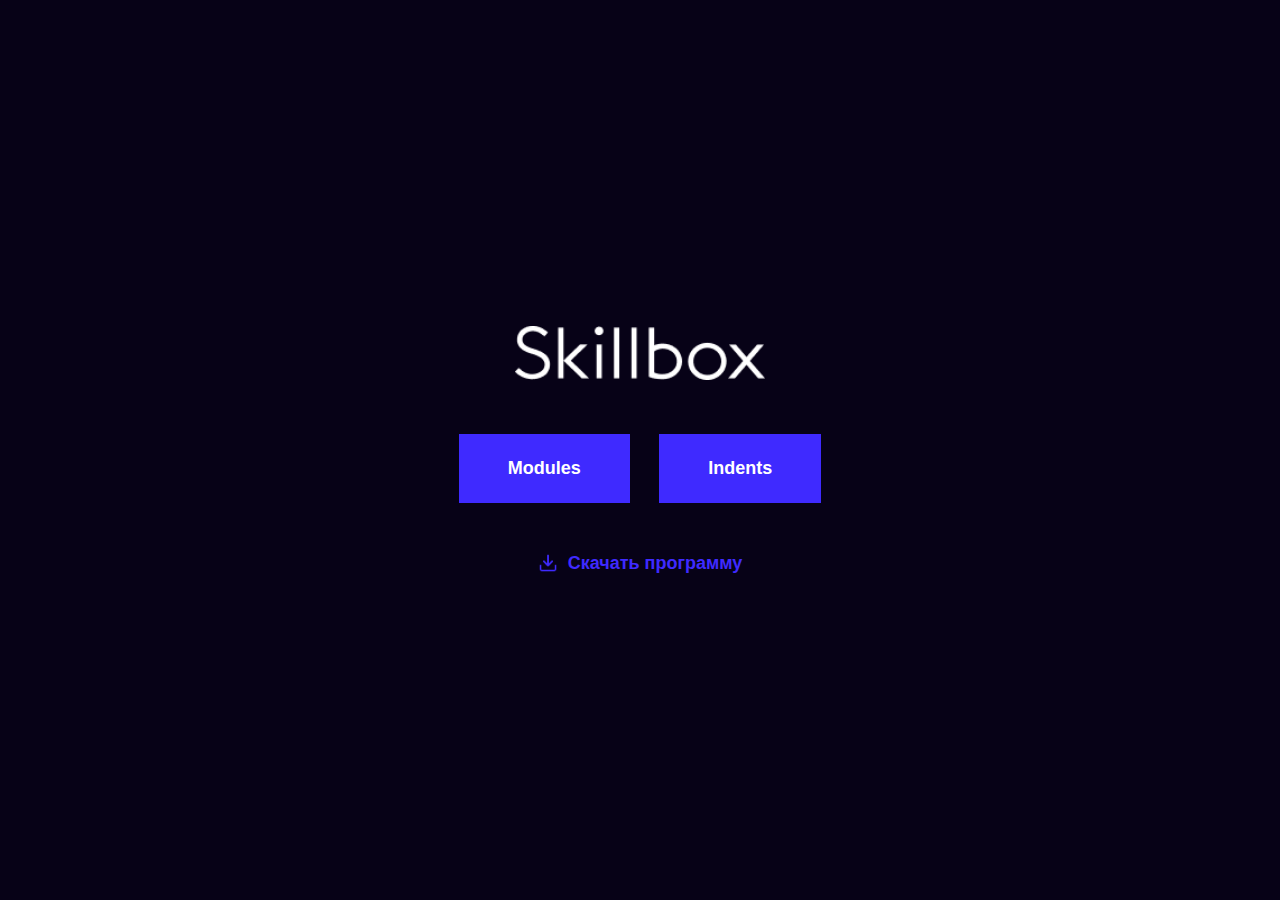
<file: index.html>
<!DOCTYPE html>
<html lang="ru">

<head>
  <meta charset="UTF-8">
  <meta http-equiv="X-UA-Compatible" content="IE=edge">
  <meta name="viewport" content="width=device-width, initial-scale=1.0">
  <title>Главная страница сайта</title>
  <link rel="stylesheet" href="CSS/normalize.css">
  <link rel="stylesheet" href="CSS/style.css">
</head>

<body>
  <div class="main-content">
    <div class="logotip" id="Logo">
      <a href="https://skillbox.ru/" target="_blank">
        <img src="img/logo-light.png" width="250" alt="Логотип Sillbox">
      </a>
    </div>
    <div class="block">
      <a class="link" href="modules.html">Modules</a>
      <a class="link" href="article.html">Indents</a>
    </div>
    <div>
      <a class="download" href="skillbox.docx" download="">Скачать программу</a>
    </div>
  </div>
</body>

</html>
</file>
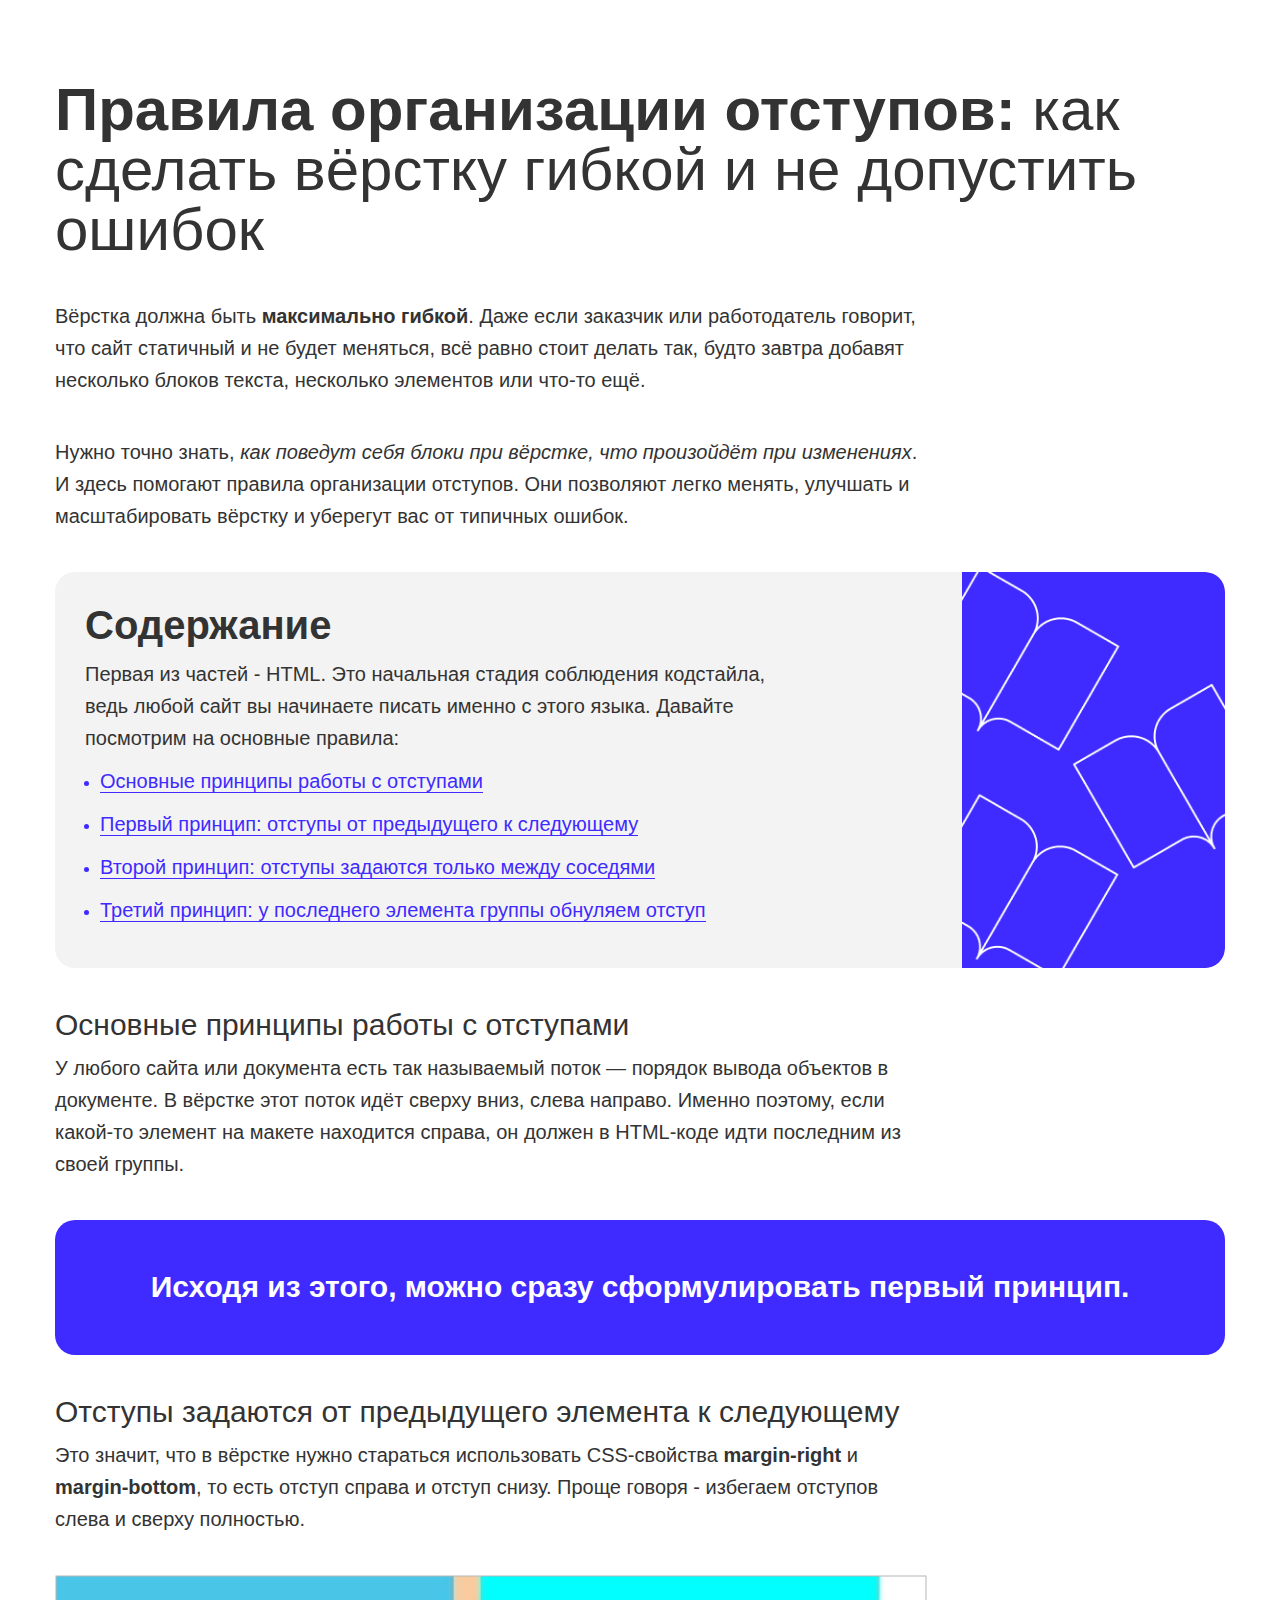
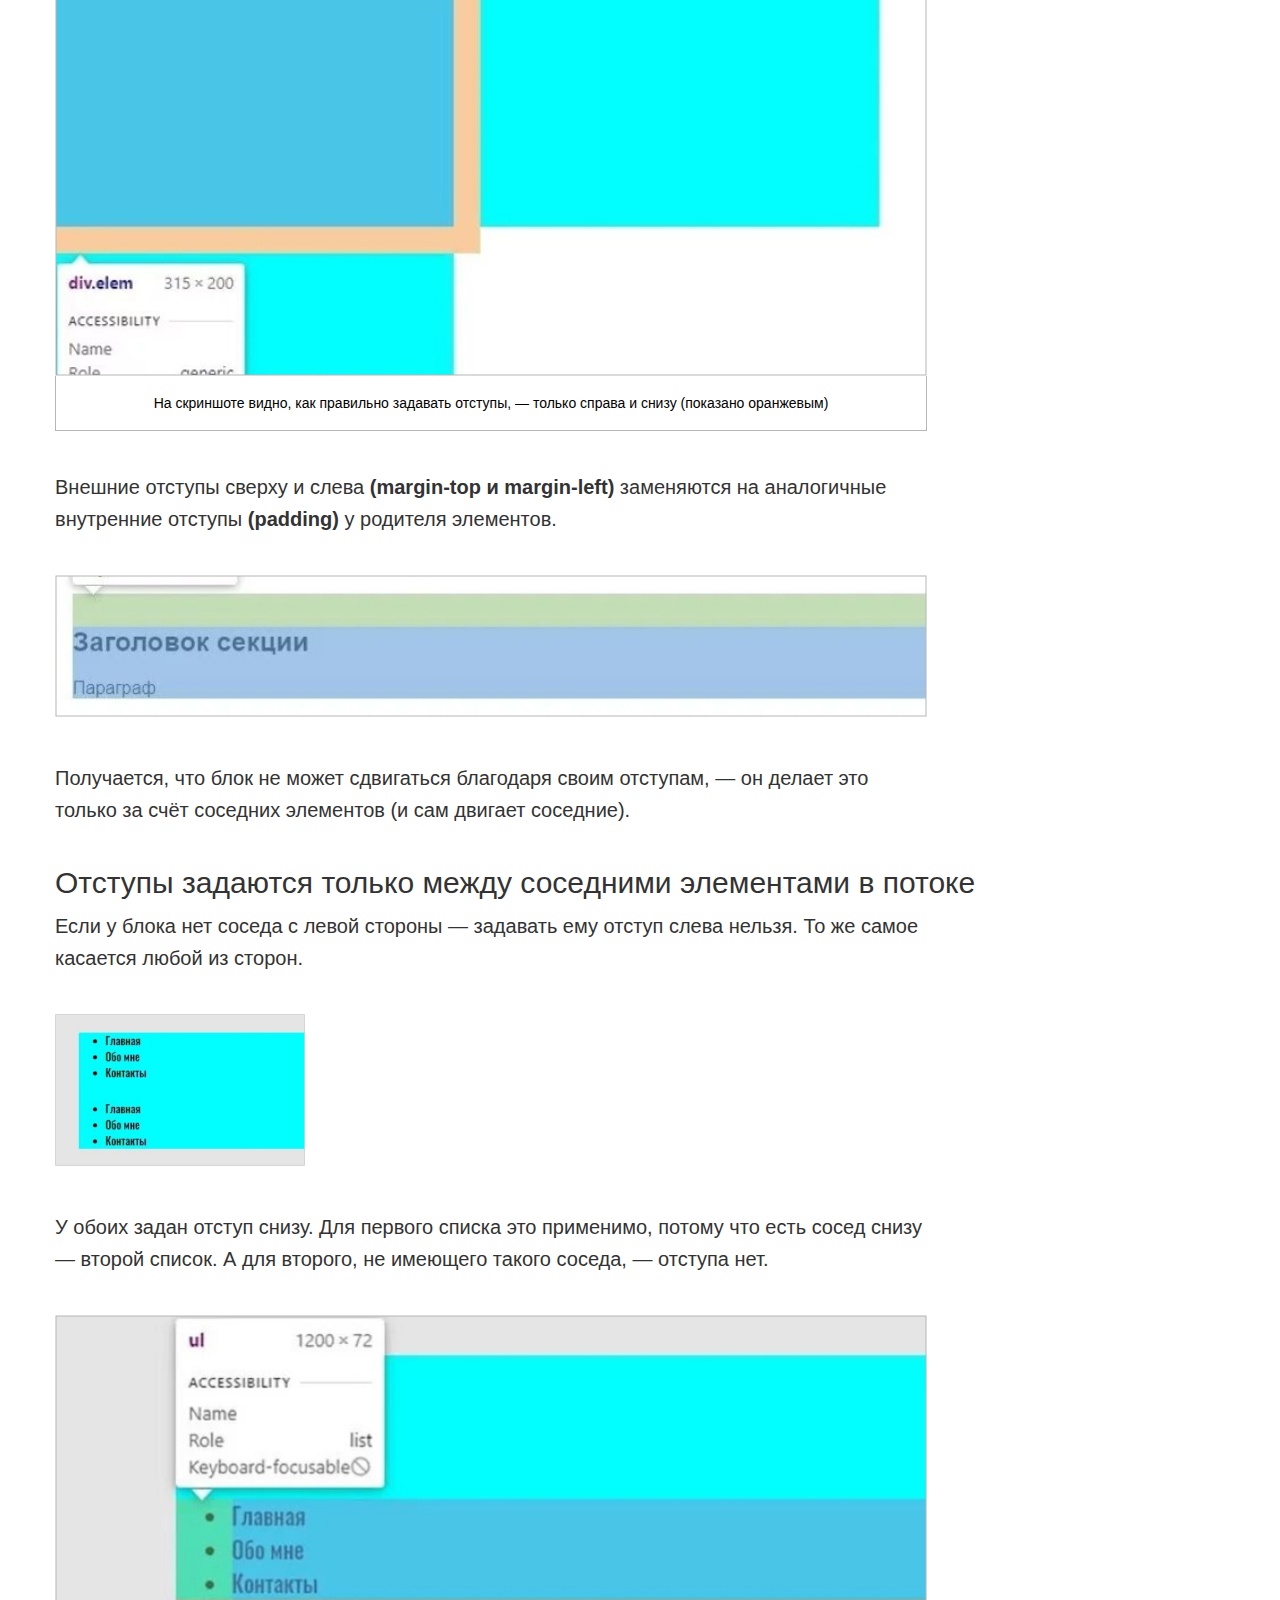
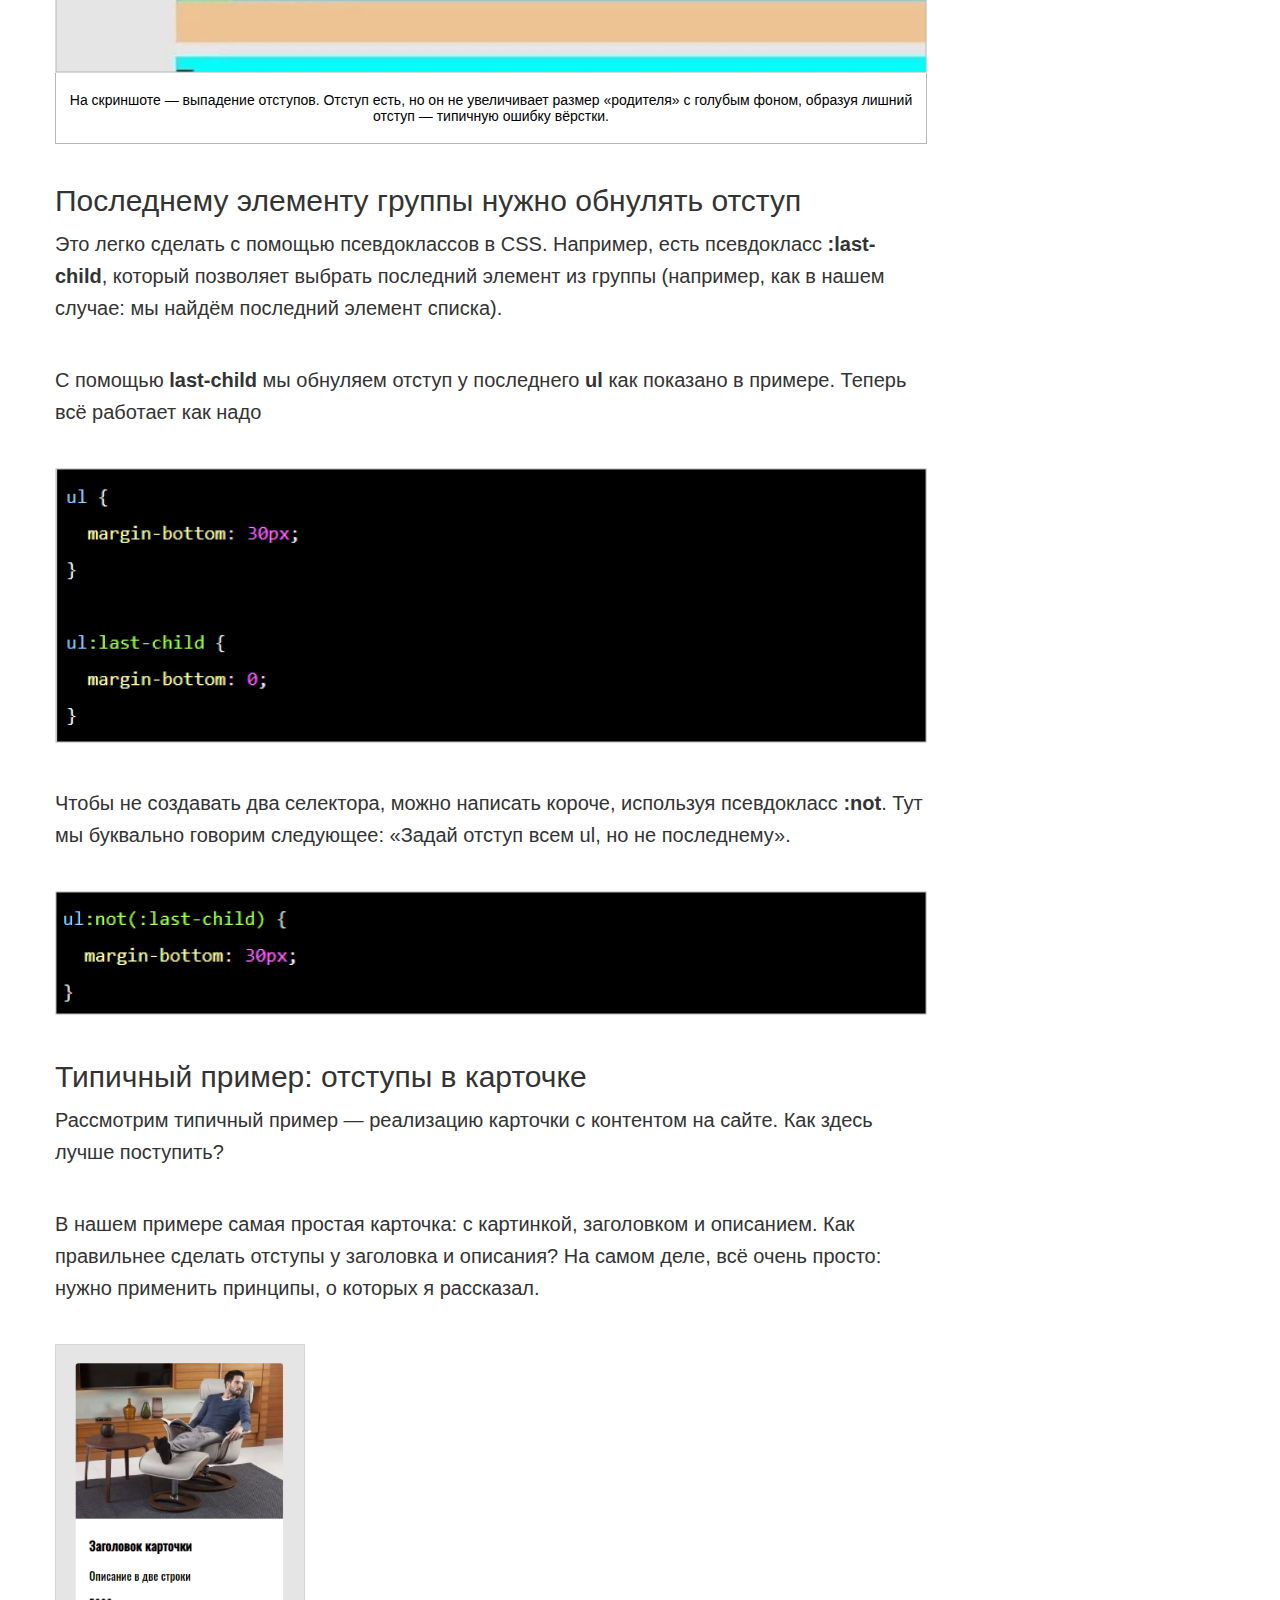
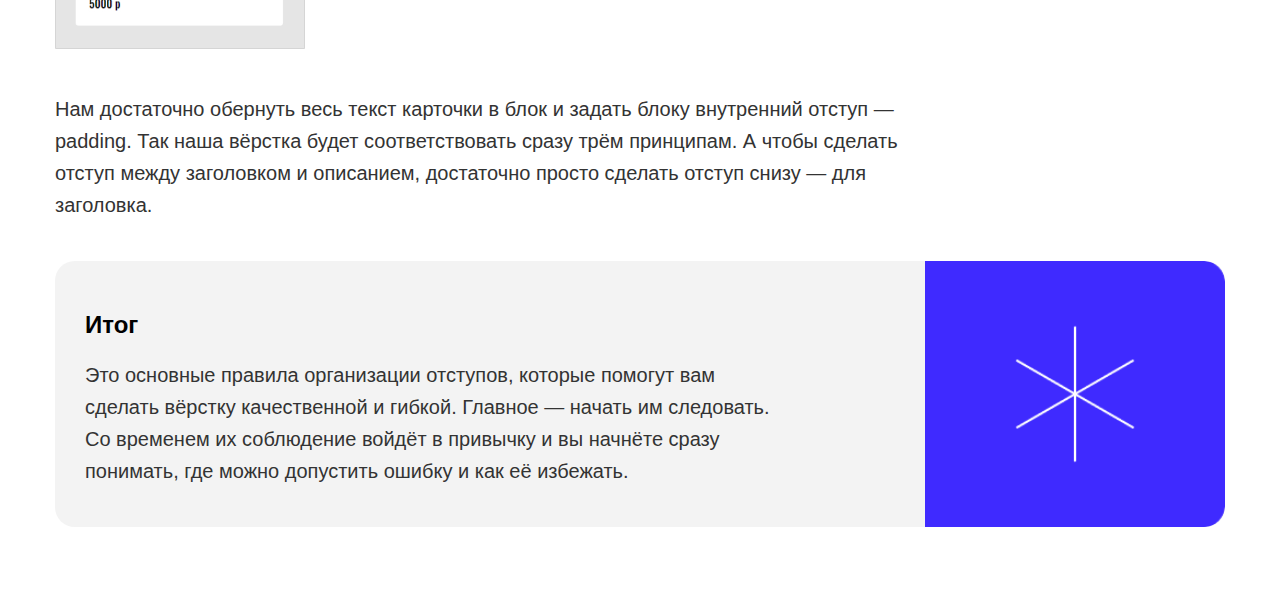
<file: article.html>
<!DOCTYPE html>
<html lang="ru">

<head>
  <meta charset="UTF-8">
  <meta http-equiv="X-UA-Compatible" content="IE=Edge">
  <title>Правила организации отступов: как сделать вёрстку гибкой и не допустить ошибок</title>
  <link rel="stylesheet" href="CSS/normalize.css">
  <link rel="stylesheet" href="CSS/style.css">
</head>

<body>
  <div class="container">
    <div>
      <h1 class="title1">
        <strong>Правила организации отступов:</strong> как сделать вёрстку гибкой и не допустить ошибок
      </h1>
      <p class="text">
        Вёрстка должна быть <strong>максимально гибкой</strong>. Даже если заказчик или работодатель говорит, что сайт
        статичный и не будет меняться, всё равно стоит делать так, будто завтра добавят несколько блоков текста,
        несколько
        элементов или что-то ещё.
      </p>
      <p class="text">
        Нужно точно знать, <i>как поведут себя блоки при вёрстке, что произойдёт при изменениях</i>. И здесь помогают
        правила организации отступов. Они позволяют легко менять, улучшать и масштабировать вёрстку и уберегут вас от
        типичных ошибок.
      </p>
    </div>
    <div class="main book">
      <h2 class="title2">
        Содержание
      </h2>
      <p class="main-text">
        Первая из частей - HTML. Это начальная стадия соблюдения кодстайла, ведь любой сайт вы начинаете писать именно
        с этого языка. Давайте посмотрим на основные правила:
      </p>
      <ul class="list">
        <li class="item">
          <a class="main-card-link" href="#t1">Основные принципы работы с отступами</a>
        </li>
        <li class="item">
          <a class="main-card-link" href="#t2">Первый принцип: отступы от предыдущего к следующему</a>
        </li>
        <li class="item">
          <a class="main-card-link" href="#t3">Второй принцип: отступы задаются только между соседями</a>
        </li>
        <li class="item">
          <a class="main-card-link" href="#t4">Третий принцип: у последнего элемента группы обнуляем отступ</a>
        </li>
      </ul>
    </div>
    <div>
      <h3 class="title3" id="t1">
        Основные принципы работы с отступами
      </h3>
      <p class="text">
        У любого сайта или документа есть так называемый поток — порядок вывода объектов в документе. В вёрстке этот
        поток идёт сверху вниз, слева направо. Именно поэтому, если какой-то элемент на макете находится справа, он
        должен в HTML-коде идти последним из своей группы.
      </p>
      <span class="top-text">
        Исходя из этого, можно сразу сформулировать первый принцип.
      </span>
      <h3 class="title3" id="t2">
        Отступы задаются от предыдущего элемента к следующему
      </h3>
      <p class="text">
        Это значит, что в вёрстке нужно стараться использовать CSS-свойства <b>margin-right</b> и
        <b>margin-bottom</b>, то есть отступ справа и отступ снизу. Проще говоря - избегаем отступов слева и сверху
        полностью.
      </p>
      <figure class="figure">
        <img class="fig-img" src="img/1.jpg" alt="Как правильно задавать отступы">
        <figcaption class="caption">На скриншоте видно, как правильно задавать отступы, — только справа и снизу
          (показано оранжевым)
        </figcaption>
      </figure>
      <p class="text">
        Внешние отступы сверху и слева <strong>(margin-top и margin-left)</strong> заменяются на аналогичные
        внутренние отступы <strong>(padding)</strong> у родителя элементов.
      </p>
      <img class="image" width="500" src="img/2.jpg" alt="Блок не может слиться благодаря своим отступам>">
      <p class="text">
        Получается, что блок не может сдвигаться благодаря своим отступам, — он делает это только за счёт соседних
        элементов (и сам двигает соседние).
      </p>
      <h3 class="title3" id="t3">
        Отступы задаются только между соседними элементами в потоке
      </h3>
      <p class="text">
        Если у блока нет соседа с левой стороны — задавать ему отступ слева нельзя. То же самое касается любой из
        сторон.
      </p>
      <img class="image1" width="250" src="img/3.jpg"
        alt="Если у блока нет соседа с одной из сторон, то задавать ему отступ с этой стороны нельзя">
      <p class="text">
        У обоих задан отступ снизу. Для первого списка это применимо, потому что есть сосед снизу — второй список. А
        для второго, не имеющего такого соседа, — отступа нет.
      </p>
      <figure class="figure">
        <img class="fig-img" src="img/4.jpg" alt="Как правильно задавать отступы">
        <figcaption class="caption">На скриншоте — выпадение отступов. Отступ есть, но он не увеличивает размер
          «родителя» с голубым
          фоном, образуя лишний отступ — типичную ошибку вёрстки.
        </figcaption>
      </figure>
      <h3 class="title3" id="t4">
        Последнему элементу группы нужно обнулять отступ
      </h3>
      <p class="text">
        Это легко сделать с помощью псевдоклассов в CSS. Например, есть псевдокласс <b>:last-child</b>, который
        позволяет выбрать последний элемент из группы (например, как в нашем случае: мы найдём последний элемент
        списка).
      </p>
      <p class="text">
        С помощью <b>last-child</b> мы обнуляем отступ у последнего <b>ul</b> как показано в примере. Теперь всё
        работает как надо
      </p>
      <img class="image" width="500" src="img/5.jpg" alt="Псевдокласс last-child">
      <p class="text">
        Чтобы не создавать два селектора, можно написать короче, используя псевдокласс <b>:not</b>. Тут мы буквально
        говорим следующее: «Задай отступ всем ul, но не последнему».
      </p>
      <img class="image" width="500" src="img/6.jpg" alt="Псевдокласс :not">
      <h3 class="title3">
        Типичный пример: отступы в карточке
      </h3>
      <p class="text">
        Рассмотрим типичный пример — реализацию карточки с контентом на сайте. Как здесь лучше поступить?
      </p>
      <p class="text">
        В нашем примере самая простая карточка: с картинкой, заголовком и описанием. Как правильнее сделать отступы у
        заголовка и описания? На самом деле, всё очень просто: нужно применить принципы, о которых я рассказал.
      </p>
      <img class="image1" width="250" src="img/7.jpg" alt="Реализация карточки с клиентом на сайте">
      <p class="text">
        Нам достаточно обернуть весь текст карточки в блок и задать блоку внутренний отступ — padding. Так наша
        вёрстка будет соответствовать сразу трём принципам. А чтобы сделать отступ между заголовком и описанием,
        достаточно
        просто сделать отступ снизу — для заголовка.
      </p>
    </div>
    <div class="main picture">
      <h2>Итог</h2>
      <p class="main-text">
        Это основные правила организации отступов, которые помогут вам сделать вёрстку качественной и гибкой. Главное
        — начать им следовать. Со временем их соблюдение войдёт в привычку и вы начнёте сразу понимать, где можно
        допустить ошибку и как её избежать.
      </p>
    </div>
  </div>
</body>

</html>
</file>
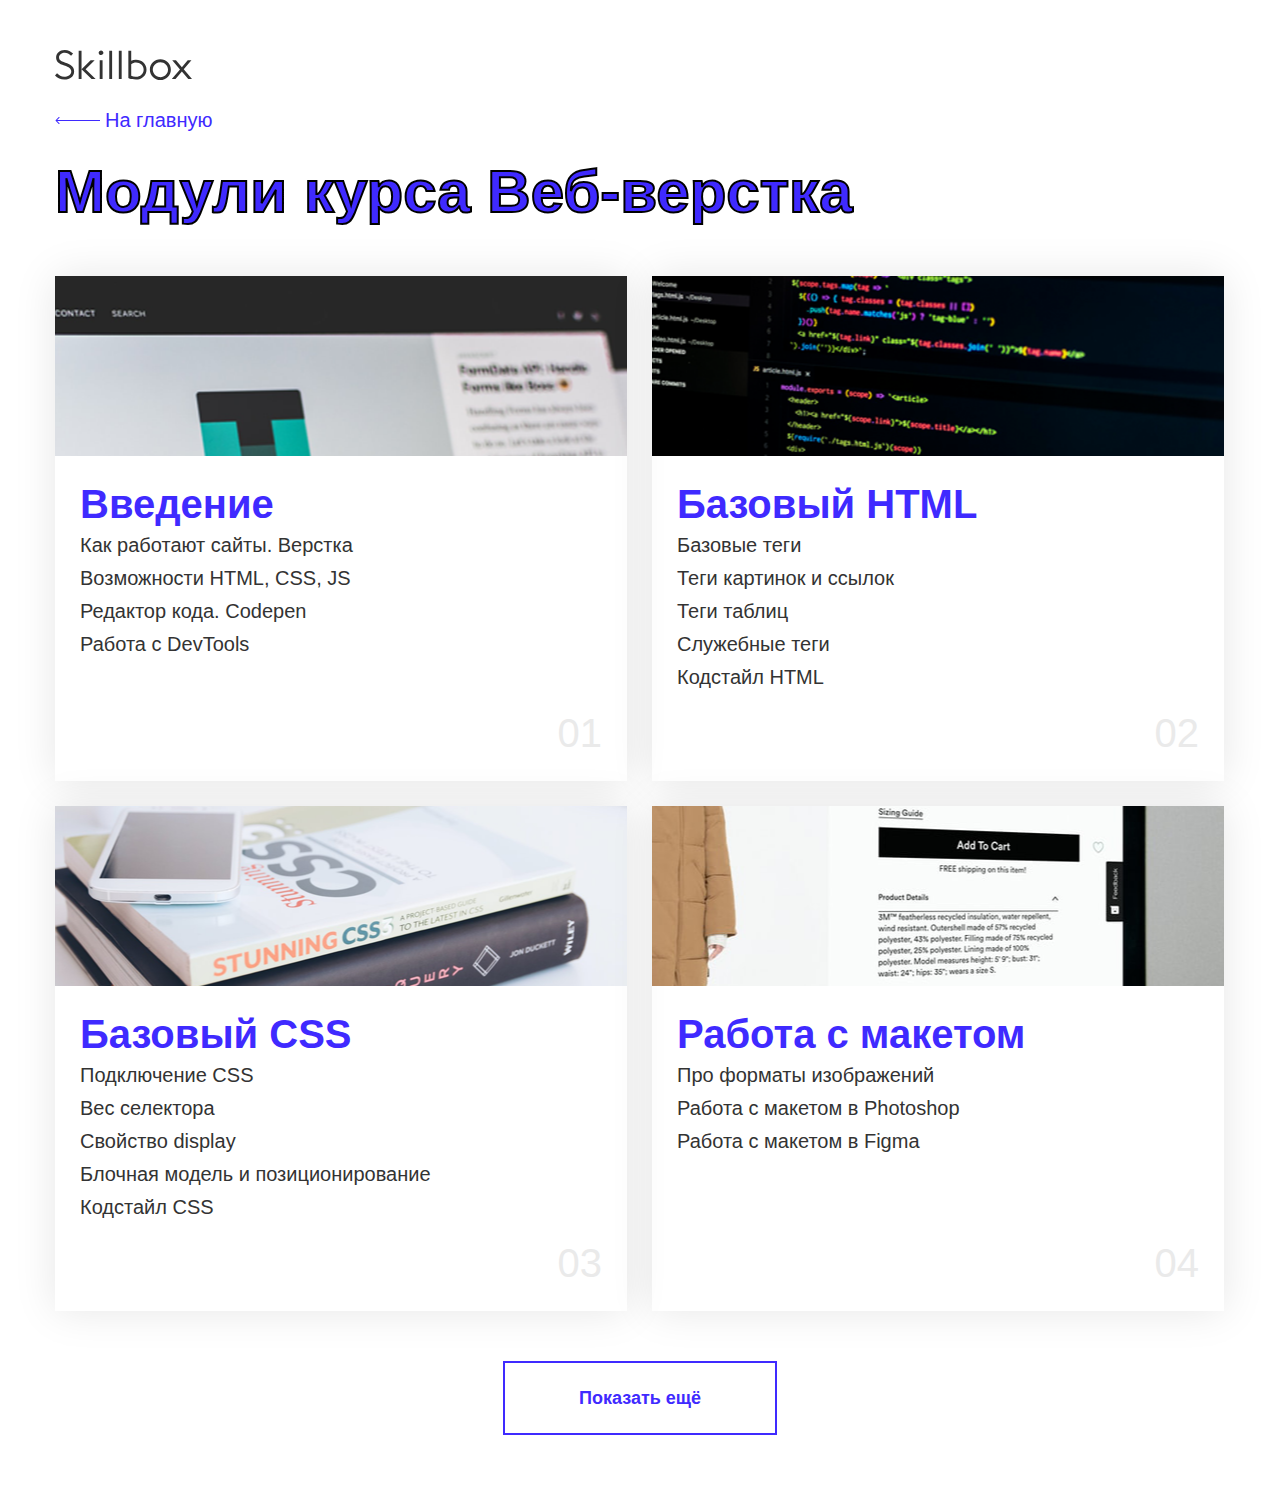
<file: modules.html>
<!DOCTYPE html>
<html lang="ru">

<head>
  <meta charset="UTF-8">
  <meta name="viewport" content="width=device-width, initial-scale=1.0">
  <title>Модули</title>
  <link rel="stylesheet" href="CSS/normalize.css">
  <link rel="stylesheet" href="CSS/style.css">
</head>

<body>
  <div class="container-modules">

    <div class="logo-skillbox">
      <img src="img/skillbox1.svg" alt="Логотип Скиллбокс">
    </div>
    <div class="for-main">
      <a class="arrow" href="index.html" target="_blank">На главную</a>
    </div>

    <h1 class="modules-h1">Модули курса Веб-верстка</h1>

    <ul class="modules-card">
      <li class="cards-modul cards-modul1">
        <h2 class="modules-h2">Введение</h2>
        <ul class="card-item1 position">
          <li class="text-modul">Как работают сайты. Верстка</li>
          <li class="text-modul">Возможности HTML, CSS, JS</li>
          <li class="text-modul">Редактор кода. Codepen</li>
          <li class="text-modul">Работа с DevTools</li>
        </ul>
        <span class="number">01</span>
      </li>

      <li class="cards-modul cards-modul2">
        <h2 class="modules-h2">Базовый HTML</h2>
        <ul class="card-item2 position">
          <li class="text-modul">Базовые теги</li>
          <li class="text-modul">Теги картинок и ссылок</li>
          <li class="text-modul">Теги таблиц</li>
          <li class="text-modul">Служебные теги</li>
          <li class="text-modul">Кодстайл HTML</li>
        </ul>
        <span class="number">02</span>
      </li>

      <li class="cards-modul cards-modul3">
        <h2 class="modules-h2">Базовый CSS</h2>
        <ul class="card-item3 position">
          <li class="text-modul">Подключение CSS</li>
          <li class="text-modul">Вес селектора</li>
          <li class="text-modul">Свойство display</li>
          <li class="text-modul">Блочная модель и позиционирование</li>
          <li class="text-modul">Кодстайл CSS</li>
        </ul>
        <span class="number">03</span>
      </li>

      <li class="cards-modul cards-modul4">
        <h2 class="modules-h2">Работа с макетом</h2>
        <ul class="card-item4 position">
          <li class="text-modul">Про форматы изображений</li>
          <li class="text-modul">Работа с макетом в Photoshop</li>
          <li class="text-modul">Работа с макетом в Figma</li>
        </ul>
        <span class="number">04</span>
      </li>
    </ul>
    <div class="button">
      <a href="#">Показать ещё</a>
    </div>
  </div>
</body>

</html>
</file>
<file: CSS/style.css>
html {
  box-sizing: border-box;
}

*,
*::before,
*::after {
  box-sizing: inherit;
}

a {
  color: inherit;
  text-decoration: none;
}

p {
  margin-top: 0;
  margin-bottom: 0;
}

img {
  max-width: 100%;
}

body {
  font-family: Arial, Verdana, sans-serif;

}

.main-content {
  display: flex;
  flex-direction: column;
  align-items: center;
  justify-content: center;
  min-height: 100vh;
  color: #fff;
  background-color: #070217;
}

.logotip {
  display: block;
  margin-bottom: 50px;
}

.block {
  margin-bottom: 50px;
}

.link {
  display: inline-block;
  padding: 24px 49px 24px 49px;
  font-weight: 700;
  font-size: 18px;
  background-color: #3f2aff;
}

.link:not(:last-child) {
  margin-right: 25px;
}

.main-card-link {
  border-bottom: 1px solid #3f2aff;
  font-size: 20px;
  color: #3f2aff;

}

.download {
  padding-left: 30px;
  font-weight: 700;
  font-size: 18px;
  color: #3f2aff;
  background-image: url("../img/download.png");
  background-position: left center;
  background-size: 20px 20px;
  background-repeat: no-repeat;
}

.container {
  margin: 0 auto;
  padding: 80px 0;
  width: 1170px;
}

.title1 {
  margin: 0;
  margin-bottom: 40px;
  font-weight: 400;
  font-size: 60px;
  line-height: 60px;
  color: #333;
}

.title2 {
  margin: 0;
  margin-bottom: 10px;
  font-size: 40px;
  line-height: 46px;
  color: #333;
}

.title3 {
  margin: 0;
  margin-bottom: 10px;
  font-weight: 400;
  font-size: 30px;
  line-height: 34px;
  color: #333;
}

.text {
  width: 872px;
  margin: 0;
  margin-bottom: 40px;
  font-weight: 400;
  font-size: 20px;
  line-height: 32px;
  color: #333;
}

.top-text {
  display: block;
  margin-bottom: 40px;
  text-align: center;
  border-radius: 20px;
  padding: 50px 95px;
  width: 100%;
  font-weight: 700;
  font-size: 30px;
  color: #fff;
  background-color: #3f2aff;
}

.main {
  background-position: right;
  background-repeat: no-repeat;
  background-size: contain;
  background-color: #f3f3f3;
  border-radius: 20px;
  padding: 30px;
}

.main:not(:last-child) {
  margin-bottom: 40px
}

.book {
  background-image: url("../img/decorate-1.png");
}

.picture {
  background-image: url("../img/decorate-2.png");
}

.main-text {
  width: 692px;
  margin: 0;
  margin-bottom: 10px;
  font-weight: 400;
  font-size: 20px;
  line-height: 32px;
  color: #333;
}

.figure {
  margin: 0;
  width: 872px;
  font-size: 0;
}

.fig-img {
  margin: 0;
}

.caption {
  margin-bottom: 40px;
  padding: 19px 0;
  width: 872px;
  border: 1px solid #b6b6b6;
  border-top: none;
  font-weight: 400;
  font-size: 14px;
  text-align: center;
}

.image {
  margin: 0;
  margin-bottom: 40px;
  width: 872px;
}

.image1 {
  margin: 0;
  margin-bottom: 40px;
}

.list {
  padding-left: 15px;
}

.item {
  display: list-item;
}

.item:not(:last-child) {
  margin-bottom: 20px;
}

.item::marker {
  color: #3f2aff;
}

.main-content {
  display: flex;
  flex-direction: column;
  align-items: center;
  justify-content: center;
  min-height: 100vh;
  color: #fff;
}

.container-modules {
  margin: 0 auto;
  max-width: 1170px;
  background-color: #fff;
}

.for-main {
  margin: 0;
  padding: 25px 0;
}

.logo-skillbox {
  display: inline-block;
  box-sizing: border-box;
  margin: 0;
  padding-top: 50px;
  width: 137px;
  height: 30px;
}

.arrow {
  display: inline-block;
  margin: 0;
  padding-left: 50px;
  height: 23px;
  font-weight: normal;
  font-size: 20px;
  color: #3f2aff;
  background-image: url("../img/arrow.svg");
  background-position: left center;
  background-size: 45px 45px;
  background-repeat: no-repeat;
}

.modules-h1 {
  margin: 0;
  padding-bottom: 50px;
  font-weight: bold;
  font-size: 60px;
  line-height: 69px;
  color: #3f2aff;
  -webkit-text-stroke: 2px #000000;
}

.modules-h2 {
  margin: 0;
  margin-bottom: 2px;
  font-weight: bold;
  font-size: 40px;
  line-height: 46px;
  color: #3f2aff;
}

.position {
  margin: 0;
  padding: 0;
}

.cards-modul1 {
  background: url(../img/modul-1.png);
}

.cards-modul2 {
  background: url(../img/modul-2.png);
}

.cards-modul3 {
  background: url(../img/modul-3.png);
}

.cards-modul4 {
  background: url(../img/modul-4.png);
}

.modules-card {
  margin: 0;
  padding: 0;
  margin-bottom: 50px;
  font-size: 0;
  list-style: none;
}

.cards-modul {
  display: inline-block;
  position: relative;
  vertical-align: top;
  margin: 0;
  padding: 0;
  padding-top: 205px;
  padding-left: 25px;
  width: 572px;
  height: 505px;
  background-repeat: no-repeat;
  background-size: contain;
  background-position: top center;
  box-shadow: 0px 0px 40px 0px rgba(0, 0, 0, 0.10);
}

.cards-modul:nth-child(odd) {
  margin-right: 25px;
}

.cards-modul:not(:last-child) {
  margin-bottom: 25px;
}

.cards-modul:nth-child(3n) {
  margin-bottom: 0;
}

.text-modul {
  margin: 0;
  padding: 0;
  list-style-type: none;
  color: #333;
  font-size: 20px;
  font-weight: 400;
  line-height: 165%;
}

.number {
  margin: 0;
  padding: 0;
  display: block;
  position: absolute;
  right: 25px;
  bottom: 25px;
  font-size: 40px;
  line-height: 46px;
  color: #eaeaea;
}

.button {
  margin: 0 auto;
  padding: 0;
  padding: 25px 74px;
  margin-bottom: 50px;
  border: 2px solid #3F2AFF;
  width: 274px;
  color: #3F2AFF;
  text-align: center;
  line-height: 20px;
  font-size: 18px;
  font-weight: 700;
}
</file>
